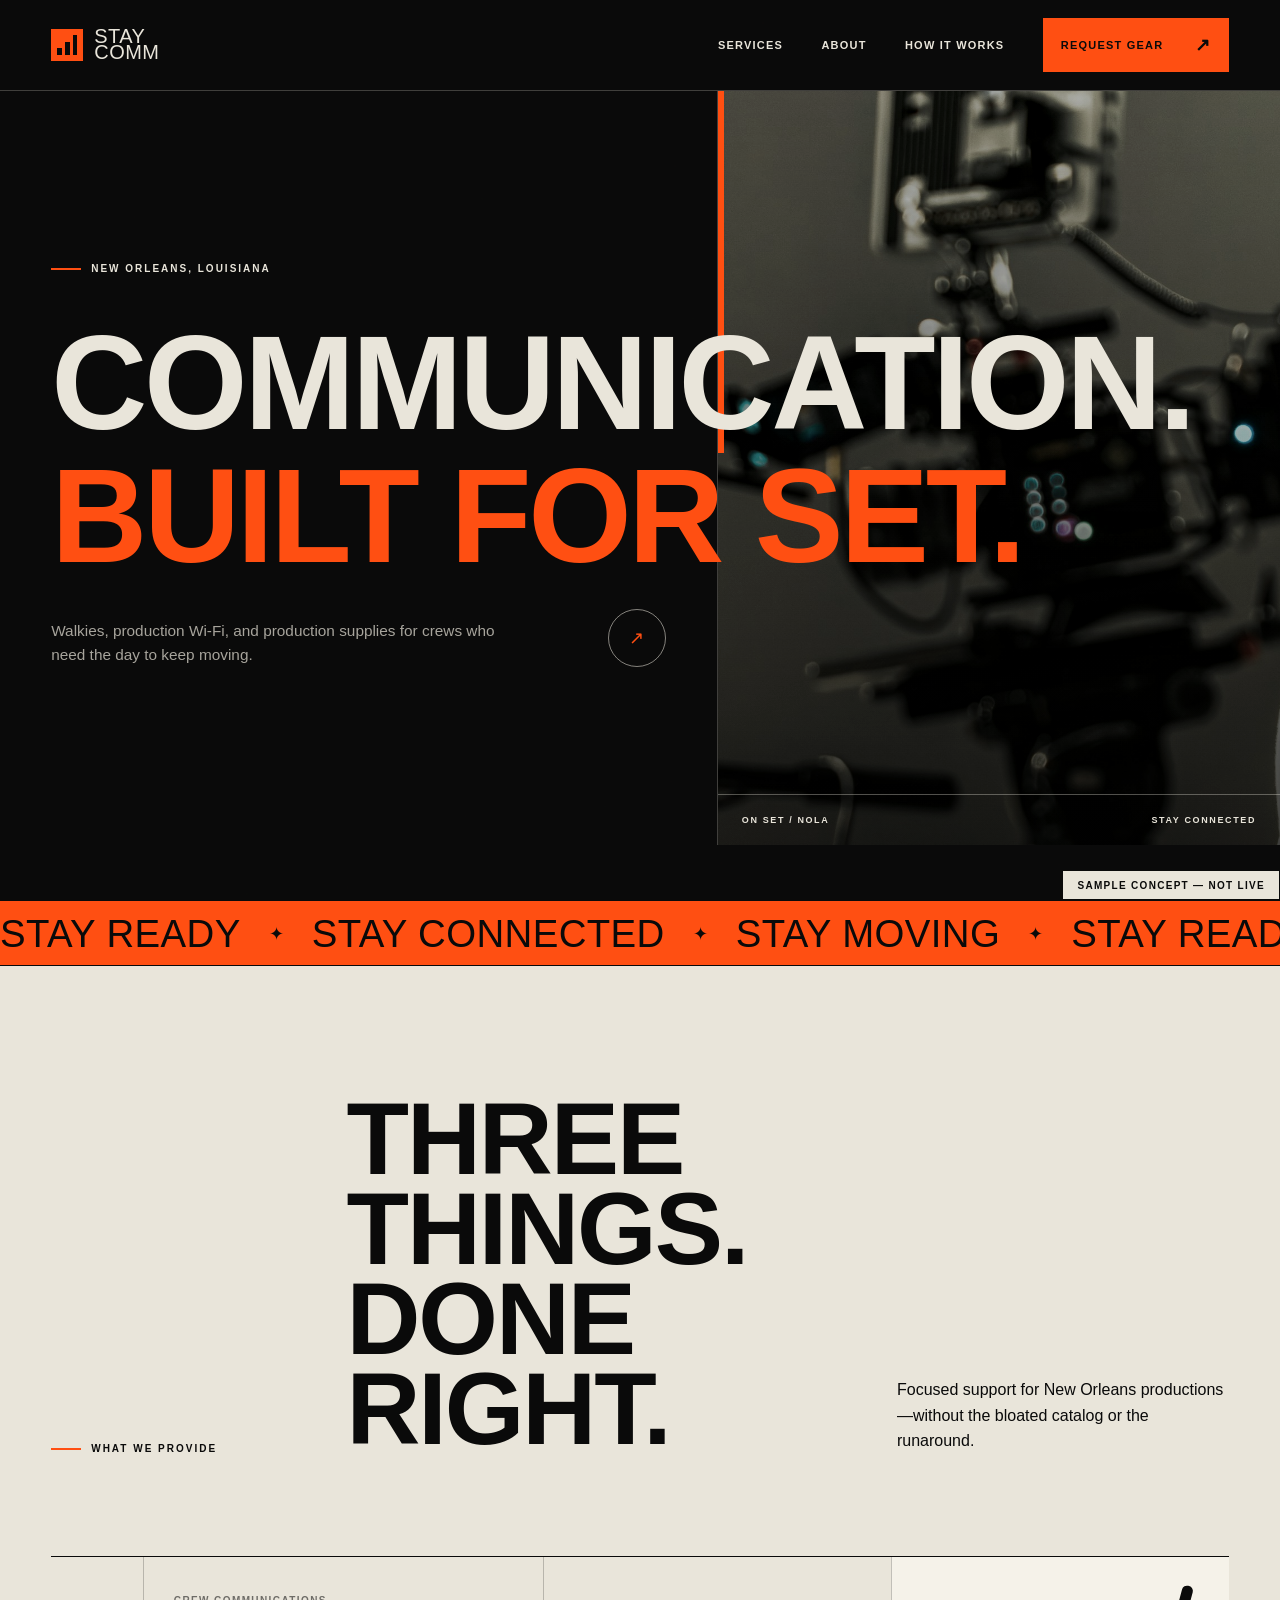
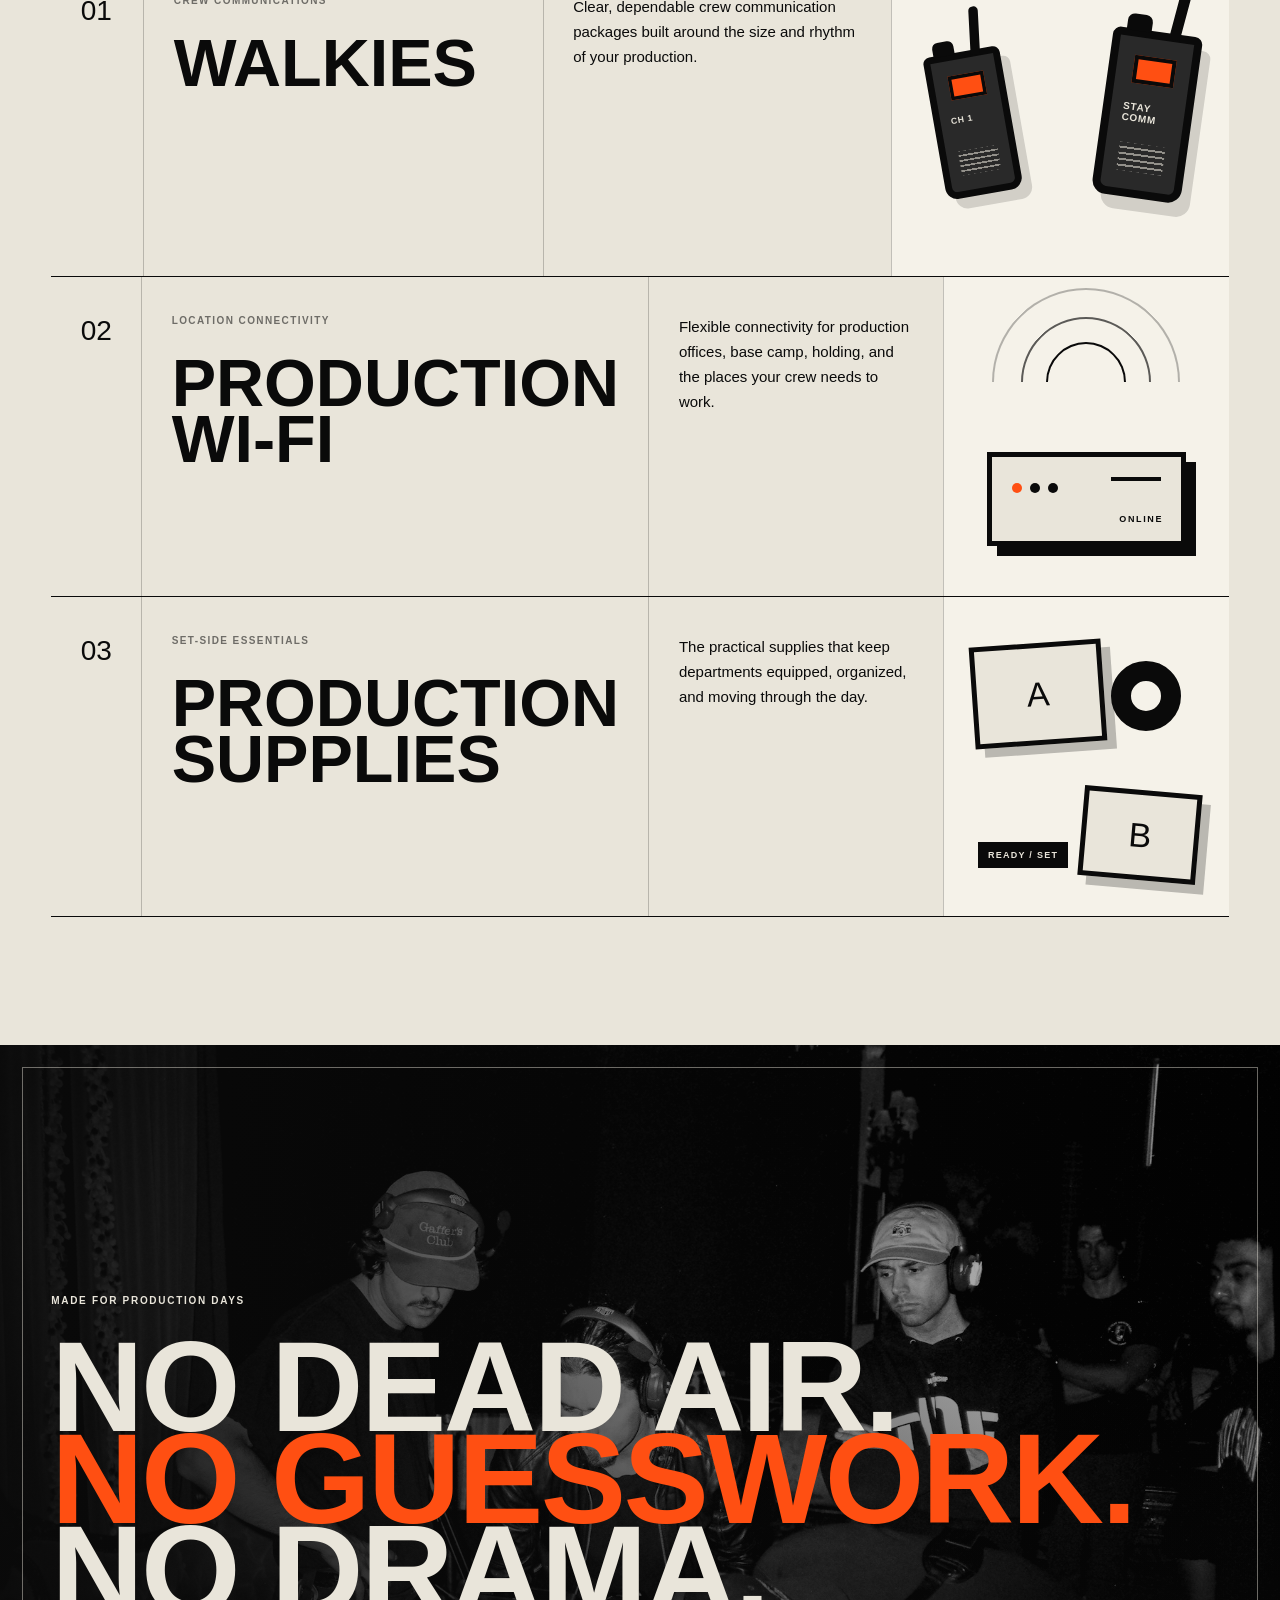
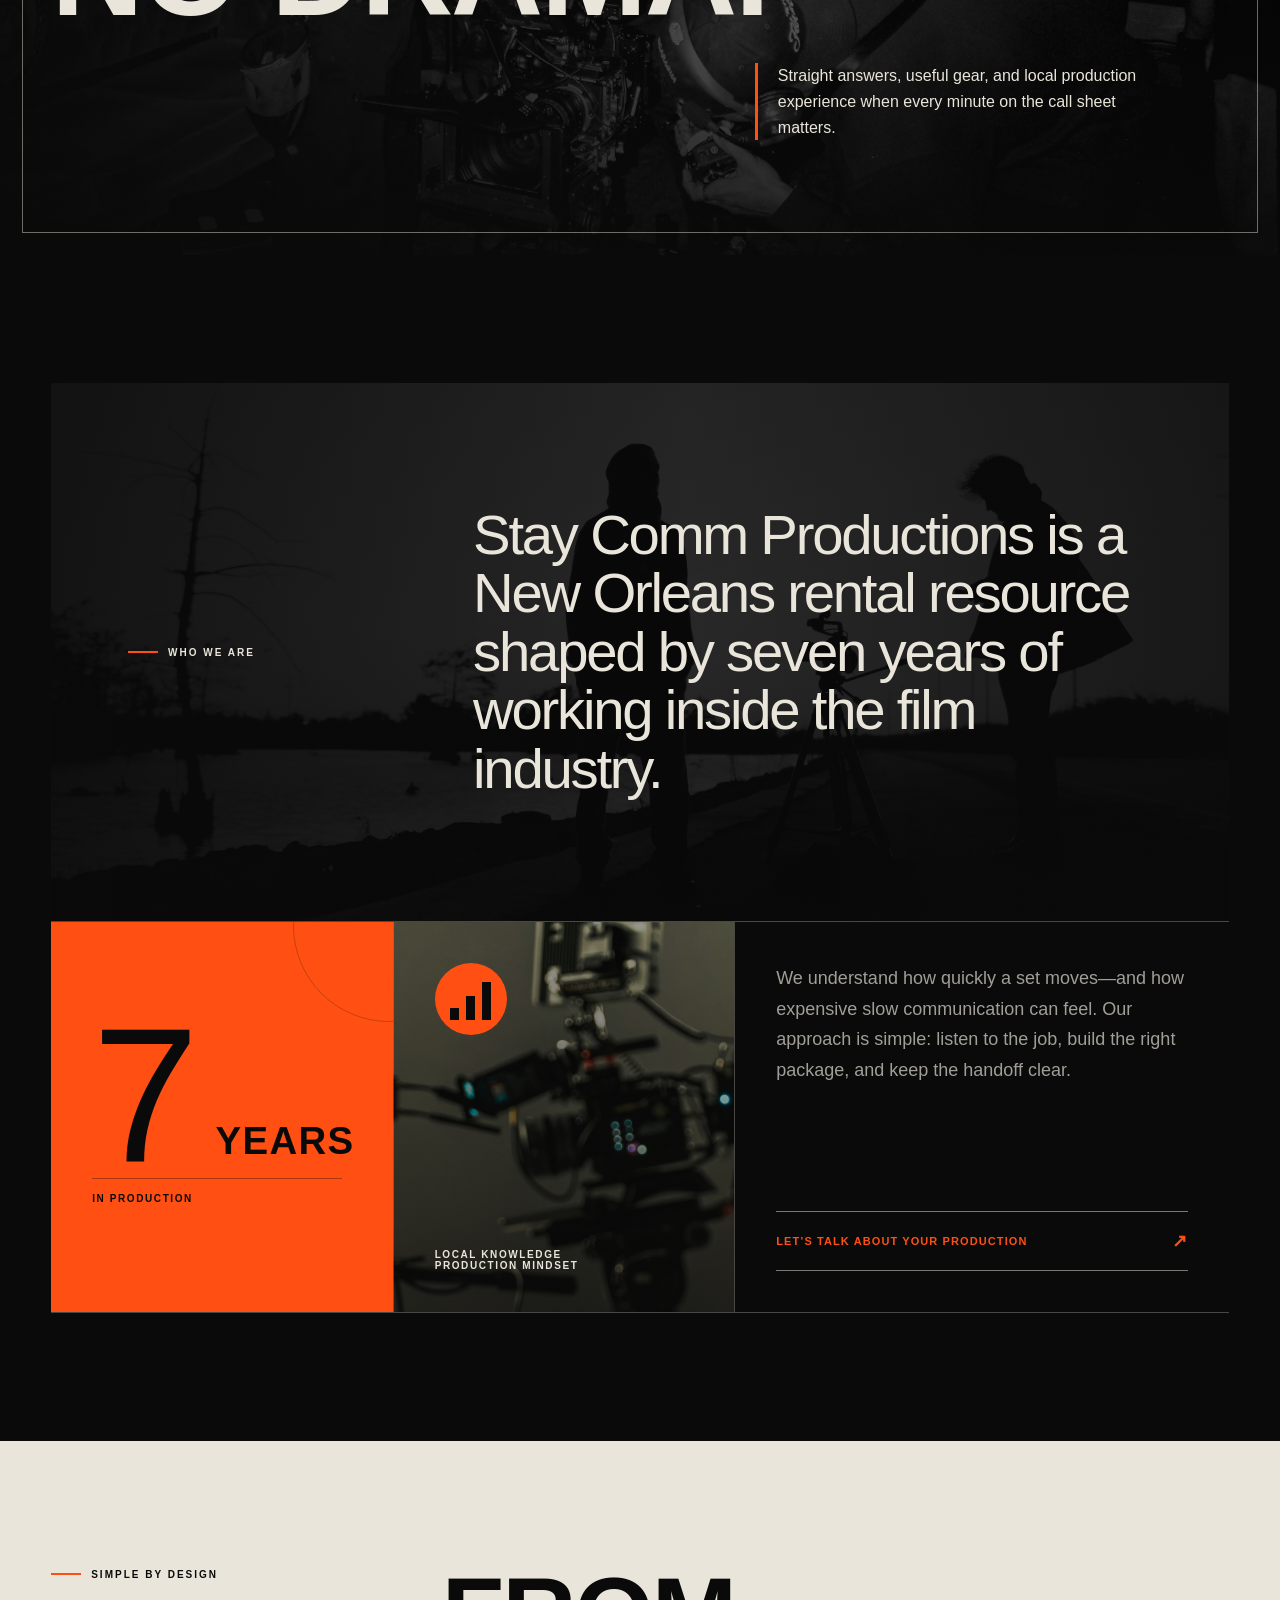
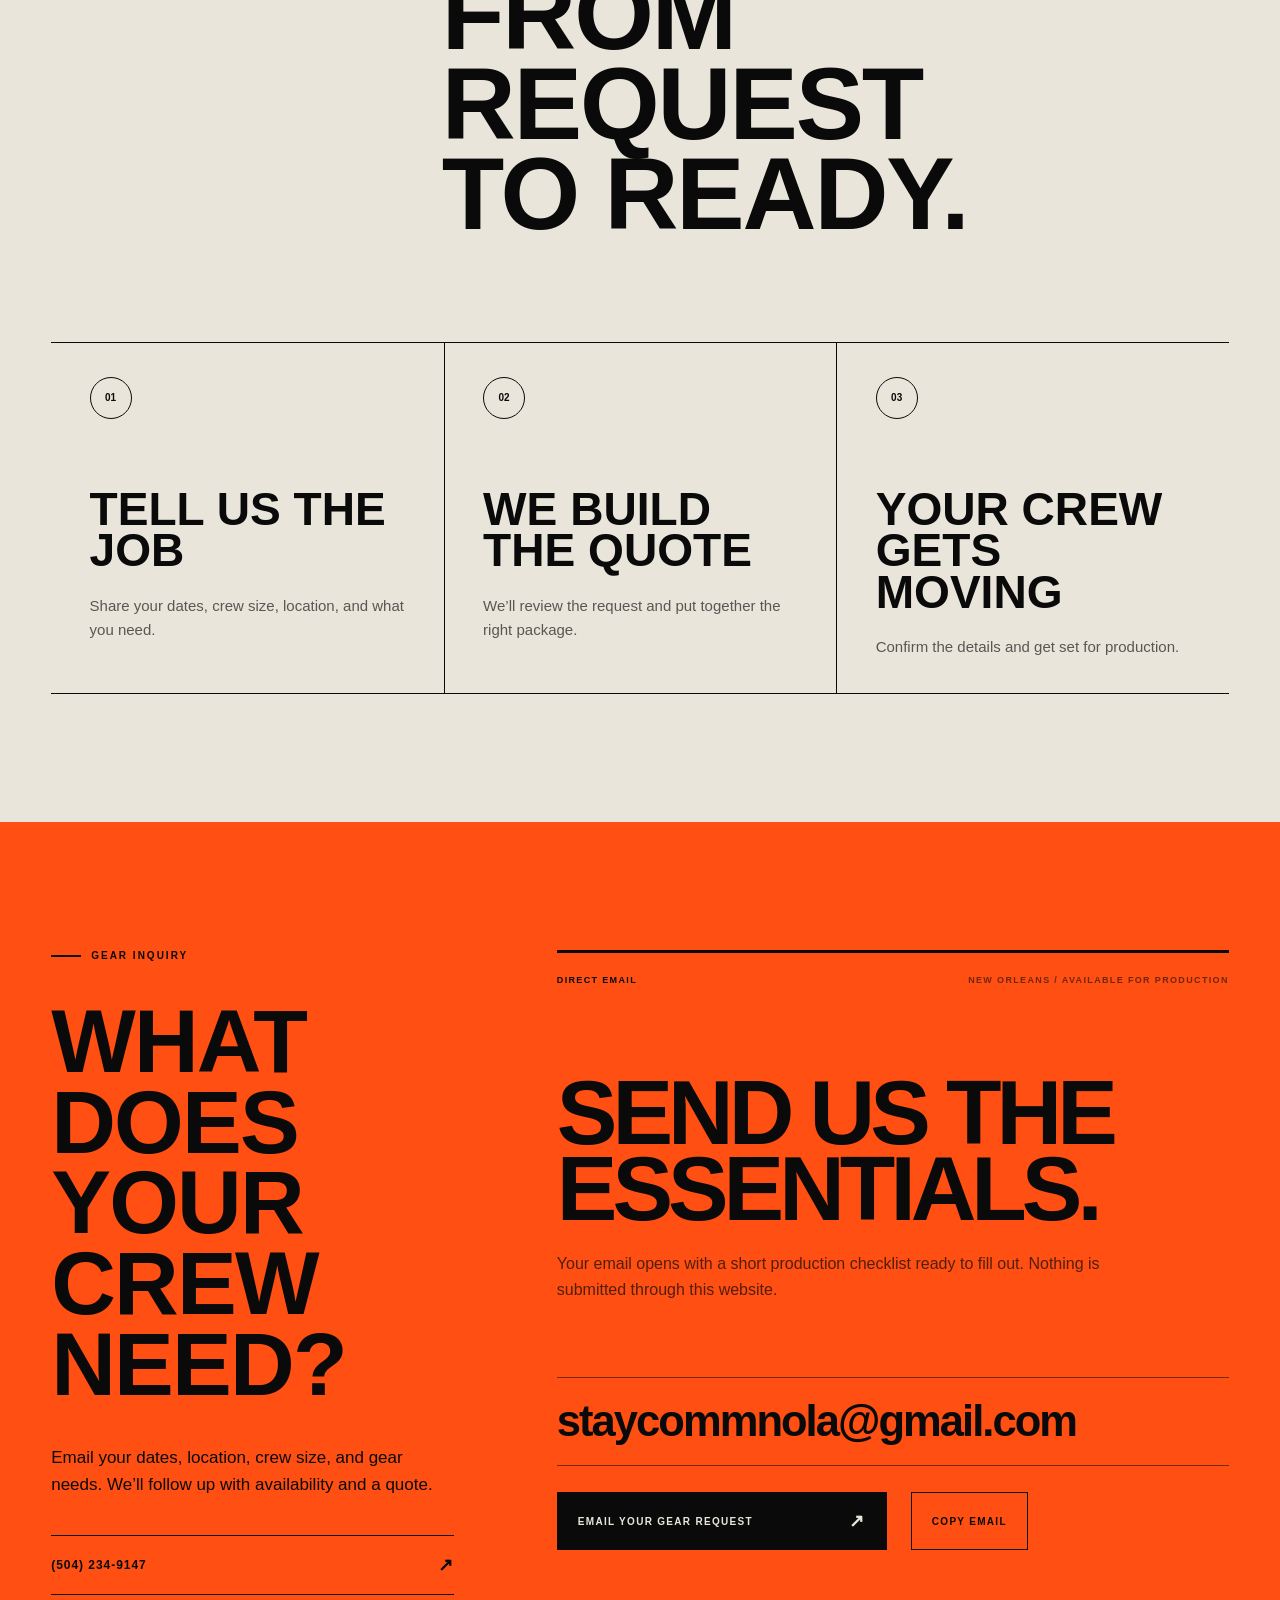
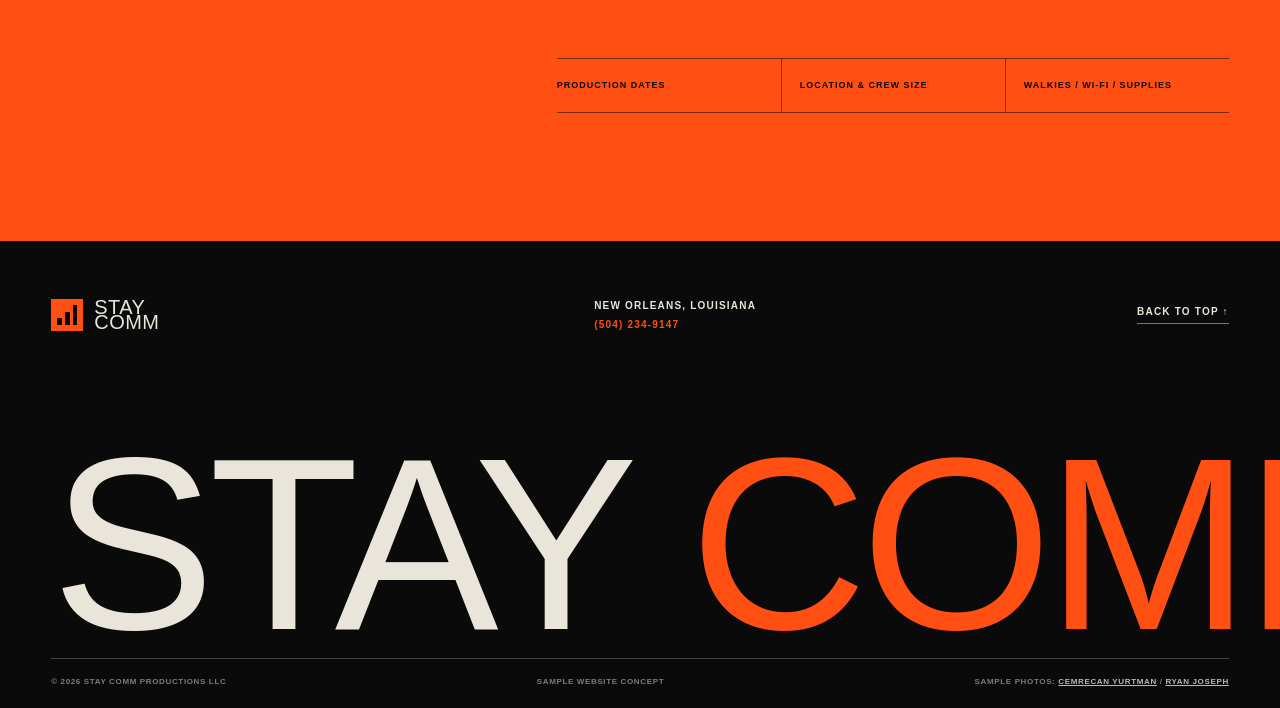
<file: index.html>
<!DOCTYPE html><html lang="en"><head><meta charSet="utf-8"/><meta name="viewport" content="width=device-width, initial-scale=1"/><link rel="stylesheet" href="./styles.css"/><title>Stay Comm Productions | New Orleans Production Rentals</title><meta name="description" content="Walkies, production Wi-Fi, and production supplies for New Orleans film crews."/><meta property="og:title" content="Stay Comm Productions"/><meta property="og:description" content="Communication built for set."/><meta property="og:type" content="website"/><meta property="og:image" content="https://tamir-ichikawa.github.io/stay-comm-review/og.png"/><meta name="twitter:card" content="summary_large_image"/><meta name="twitter:title" content="Stay Comm Productions"/><meta name="twitter:description" content="Communication built for set."/><meta name="twitter:image" content="https://tamir-ichikawa.github.io/stay-comm-review/og.png"/><link rel="shortcut icon" href="./favicon.svg"/><link rel="icon" href="./favicon.svg"/>
<meta name="robots" content="noindex,nofollow"/></head><body><main><div class="sample-flag">Sample concept — not live</div><section class="hero" id="top"><header class="site-header"><a class="brand" href="#top" aria-label="Stay Comm Productions home"><span class="brand-mark"><i></i><i></i><i></i></span><span>STAY<br/>COMM</span></a><button class="menu-button" type="button" aria-label="Toggle navigation" aria-expanded="false"><span></span><span></span></button><nav class="main-nav" aria-label="Main navigation"><a href="#services">Services</a><a href="#about">About</a><a href="#process">How it works</a><a class="nav-cta" href="#inquiry">Request gear <span aria-hidden="true">↗</span></a></nav></header><div class="hero-grid"><div class="hero-copy"><p class="eyebrow"><span></span> New Orleans, Louisiana</p><h1><span class="hero-line"><span>Communication.</span></span><span class="hero-line outline"><span>Built for set.</span></span></h1><div class="hero-bottom"><p>Walkies, production Wi-Fi, and production supplies for crews who need the day to keep moving.</p><a class="round-link" href="#inquiry" aria-label="Start a gear request"><span aria-hidden="true">↗</span></a></div></div><figure class="hero-image-wrap"><div class="hero-image" role="img" aria-label="Professional cameras on a film set"></div><figcaption><span>ON SET / NOLA</span><span>STAY CONNECTED</span></figcaption></figure></div><div class="hero-index" aria-label="Service summary"><span>01 Walkies</span><span>02 Wi-Fi</span><span>03 Supplies</span></div></section><div class="ticker" aria-hidden="true"><div><span>STAY READY</span><i>✦</i><span>STAY CONNECTED</span><i>✦</i><span>STAY MOVING</span><i>✦</i><span>STAY READY</span><i>✦</i><span>STAY CONNECTED</span><i>✦</i><span>STAY MOVING</span><i>✦</i></div></div><section class="services section-pad" id="services"><div class="section-intro"><p class="eyebrow dark"><span></span> What we provide</p><h2>Three things.<br/>Done right.</h2><p class="intro-copy">Focused support for New Orleans productions—without the bloated catalog or the runaround.</p></div><div class="service-list"><article class="service-row"><div class="service-number">01</div><div class="service-heading"><p>Crew communications</p><h3>Walkies</h3></div><p class="service-copy">Clear, dependable crew communication packages built around the size and rhythm of your production.</p><div class="service-art art-walkies"><div class="walkie-stage" aria-hidden="true"><span class="walkie walkie-back"><i></i><b>CH 1</b><em></em></span><span class="walkie walkie-front"><i></i><b>STAY<br/>COMM</b><em></em></span></div></div></article><article class="service-row"><div class="service-number">02</div><div class="service-heading"><p>Location connectivity</p><h3>Production Wi-Fi</h3></div><p class="service-copy">Flexible connectivity for production offices, base camp, holding, and the places your crew needs to work.</p><div class="service-art art-wifi"><div class="wifi-stage" aria-hidden="true"><span class="signal signal-one"></span><span class="signal signal-two"></span><span class="signal signal-three"></span><span class="router"><i></i><b>ONLINE</b><em></em></span></div></div></article><article class="service-row"><div class="service-number">03</div><div class="service-heading"><p>Set-side essentials</p><h3>Production Supplies</h3></div><p class="service-copy">The practical supplies that keep departments equipped, organized, and moving through the day.</p><div class="service-art art-supplies"><div class="supply-stage" aria-hidden="true"><span class="case case-one">A</span><span class="case case-two">B</span><span class="tape-roll"></span><span class="supply-label">READY / SET</span></div></div></article></div></section><section class="statement" aria-label="Our approach"><div class="statement-photo" role="img" aria-label="Film crew gathered around a camera on set"></div><div class="statement-shade"></div><p class="statement-label">Made for production days</p><h2><span class="statement-line">No dead air.</span><span class="statement-line accent">No guesswork.</span><span class="statement-line">No drama.</span></h2><p class="statement-copy">Straight answers, useful gear, and local production experience when every minute on the call sheet matters.</p></section><section class="about section-pad" id="about"><div class="about-top"><p class="eyebrow light"><span></span> Who we are</p><p class="about-lead">Stay Comm Productions is a New Orleans rental resource shaped by seven years of working inside the film industry.</p></div><div class="about-grid"><div class="about-card card-orange"><div class="year-lockup"><span>7</span><strong>Years</strong></div><p>In production</p></div><div class="about-card card-photo" role="img" aria-label="Production crew preparing a camera on location near New Orleans"><div class="signal-badge"><i></i><i></i><i></i></div><p>LOCAL KNOWLEDGE<br/>PRODUCTION MINDSET</p></div><div class="about-copy"><p>We understand how quickly a set moves—and how expensive slow communication can feel. Our approach is simple: listen to the job, build the right package, and keep the handoff clear.</p><a href="#inquiry">Let’s talk about your production <span aria-hidden="true">↗</span></a></div></div></section><section class="process section-pad" id="process"><div class="process-head"><p class="eyebrow dark"><span></span> Simple by design</p><h2><span class="heading-line">From request</span><span class="heading-line">to ready.</span></h2></div><div class="steps"><article class="step"><span>01</span><h3>Tell us the job</h3><p>Share your dates, crew size, location, and what you need.</p></article><article class="step"><span>02</span><h3>We build the quote</h3><p>We’ll review the request and put together the right package.</p></article><article class="step"><span>03</span><h3>Your crew gets moving</h3><p>Confirm the details and get set for production.</p></article></div></section><section class="inquiry section-pad" id="inquiry"><div class="inquiry-heading"><p class="eyebrow light"><span></span> Gear inquiry</p><h2><span class="heading-line">What does</span><span class="heading-line">your crew</span><span class="heading-line">need?</span></h2><p>Email your dates, location, crew size, and gear needs. We’ll follow up with availability and a quote.</p><a href="tel:+15042349147">(504) 234-9147<!-- --> <span aria-hidden="true">↗</span></a></div><div class="inquiry-email-card"><div class="email-card-meta"><span>Direct email</span><span>New Orleans / Available for production</span></div><h3>Send us the essentials.</h3><p class="email-card-copy">Your email opens with a short production checklist ready to fill out. Nothing is submitted through this website.</p><a class="email-address" href="mailto:staycommnola@gmail.com?subject=Gear%20Inquiry%20%E2%80%94%20Stay%20Comm%20Productions&amp;body=Hi%20Stay%20Comm%20Productions%2C%0A%0AName%3A%0ACompany%20%2F%20Production%3A%0APhone%3A%0AProduction%20dates%3A%0ALocation%3A%0ACrew%20size%3A%0A%0AGear%20needed%3A%0A-%20Walkies%3A%0A-%20Production%20Wi-Fi%3A%0A-%20Production%20supplies%3A%0A%0AAdditional%20details%3A">staycommnola@gmail.com</a><div class="email-actions"><a class="email-primary" href="mailto:staycommnola@gmail.com?subject=Gear%20Inquiry%20%E2%80%94%20Stay%20Comm%20Productions&amp;body=Hi%20Stay%20Comm%20Productions%2C%0A%0AName%3A%0ACompany%20%2F%20Production%3A%0APhone%3A%0AProduction%20dates%3A%0ALocation%3A%0ACrew%20size%3A%0A%0AGear%20needed%3A%0A-%20Walkies%3A%0A-%20Production%20Wi-Fi%3A%0A-%20Production%20supplies%3A%0A%0AAdditional%20details%3A">Email your gear request <span aria-hidden="true">↗</span></a><button class="email-copy" type="button" data-copy-email="staycommnola@gmail.com">Copy email</button></div><p class="copy-status" aria-live="polite"></p><div class="email-checklist" aria-label="Helpful details to include"><span>Production dates</span><span>Location &amp; crew size</span><span>Walkies / Wi-Fi / Supplies</span></div></div></section><footer class="site-footer"><div class="footer-top"><a class="brand footer-brand" href="#top"><span class="brand-mark"><i></i><i></i><i></i></span><span>STAY<br/>COMM</span></a><div><p>New Orleans, Louisiana</p><a href="tel:+15042349147">(504) 234-9147</a></div><a class="back-top" href="#top">Back to top ↑</a></div><p class="monumental"><span>STAY</span> <span class="monumental-accent">COMM</span></p><div class="footer-bottom"><span>© <!-- -->2026<!-- --> Stay Comm Productions LLC</span><span>Sample website concept</span><span>Sample photos: <a href="https://unsplash.com/photos/professional-video-cameras-and-crew-working-on-a-studio-set-w9cXyqluI8g" target="_blank" rel="noreferrer">Cemrecan Yurtman</a> / <a href="https://unsplash.com/photos/film-crew-working-on-a-movie-scene-F4GPE0kIstE" target="_blank" rel="noreferrer">Ryan Joseph</a></span></div></footer></main><script src="./site.js"></script></body></html>
</file>
<file: styles.css>
:root {
  --ink: #0a0a0a;
  --bone: #e9e5da;
  --paper: #f5f2e9;
  --orange: #ff4f12;
  --line: rgba(10, 10, 10, 0.22);
  --font-display: Impact, Haettenschweiler, "Arial Narrow Bold", sans-serif;
  --font-body: "Helvetica Neue", Helvetica, Arial, sans-serif;
}

* {
  box-sizing: border-box;
}

html {
  scroll-behavior: smooth;
  background: var(--ink);
}

body {
  margin: 0;
  overflow-x: hidden;
  background: var(--ink);
  color: var(--ink);
  font-family: var(--font-body);
  font-size: 16px;
  -webkit-font-smoothing: antialiased;
}

body,
button,
input,
textarea {
  font-family: var(--font-body);
}

a {
  color: inherit;
  text-decoration: none;
}

button,
input,
textarea {
  border-radius: 0;
}

button,
a {
  -webkit-tap-highlight-color: transparent;
}

:focus-visible {
  outline: 3px solid var(--orange);
  outline-offset: 4px;
}

.sample-flag {
  position: fixed;
  right: 0;
  bottom: 0;
  z-index: 100;
  padding: 9px 14px 8px;
  background: var(--bone);
  border: 1px solid var(--ink);
  color: var(--ink);
  font-size: 10px;
  font-weight: 800;
  letter-spacing: 0.13em;
  text-transform: uppercase;
}

.hero {
  position: relative;
  min-height: 100svh;
  overflow: hidden;
  background: var(--ink);
  color: var(--bone);
}

.hero::after {
  content: "";
  position: absolute;
  inset: 0;
  pointer-events: none;
  opacity: 0.16;
  background-image: url("data:image/svg+xml,%3Csvg viewBox='0 0 180 180' xmlns='http://www.w3.org/2000/svg'%3E%3Cfilter id='n'%3E%3CfeTurbulence type='fractalNoise' baseFrequency='.85' numOctaves='3' stitchTiles='stitch'/%3E%3C/filter%3E%3Crect width='100%25' height='100%25' filter='url(%23n)' opacity='.19'/%3E%3C/svg%3E");
  mix-blend-mode: soft-light;
}

.site-header {
  position: relative;
  z-index: 20;
  display: flex;
  align-items: center;
  justify-content: space-between;
  min-height: 90px;
  padding: 18px clamp(22px, 4vw, 64px);
  border-bottom: 1px solid rgba(233, 229, 218, 0.24);
}

.brand {
  display: inline-flex;
  align-items: center;
  gap: 11px;
  font-family: var(--font-display);
  font-size: 20px;
  line-height: 0.78;
  letter-spacing: 0.025em;
}

.brand-mark {
  display: flex;
  align-items: flex-end;
  gap: 3px;
  width: 32px;
  height: 32px;
  padding: 6px;
  background: var(--orange);
}

.brand-mark i {
  display: block;
  width: 5px;
  background: var(--ink);
}

.brand-mark i:nth-child(1) { height: 7px; }
.brand-mark i:nth-child(2) { height: 13px; }
.brand-mark i:nth-child(3) { height: 20px; }

.main-nav {
  display: flex;
  align-items: center;
  gap: clamp(22px, 3vw, 48px);
  font-size: 11px;
  font-weight: 800;
  letter-spacing: 0.11em;
  text-transform: uppercase;
}

.main-nav > a:not(.nav-cta) {
  position: relative;
}

.main-nav > a:not(.nav-cta)::after {
  content: "";
  position: absolute;
  right: 0;
  bottom: -7px;
  left: 0;
  height: 2px;
  background: var(--orange);
  transform: scaleX(0);
  transform-origin: right;
  transition: transform 220ms ease;
}

.main-nav > a:hover::after {
  transform: scaleX(1);
  transform-origin: left;
}

.nav-cta {
  display: flex;
  align-items: center;
  justify-content: space-between;
  gap: 26px;
  min-width: 186px;
  padding: 16px 18px;
  background: var(--orange);
  color: var(--ink);
  transition: transform 220ms ease, background 180ms ease, color 180ms ease, box-shadow 220ms ease;
}

.nav-cta:hover {
  background: var(--bone);
}

.nav-cta span,
.round-link span,
.inquiry-heading a span,
.about-copy a span {
  display: inline-block;
  font-size: 18px;
  transition: transform 260ms cubic-bezier(.2,.75,.24,1);
}

.menu-button {
  display: none;
}

.hero-grid {
  position: relative;
  z-index: 2;
  display: grid;
  grid-template-columns: minmax(0, 1.12fr) minmax(340px, 0.88fr);
  min-height: calc(100svh - 146px);
}

.hero-copy {
  position: relative;
  z-index: 3;
  display: flex;
  flex-direction: column;
  justify-content: center;
  padding: 64px clamp(22px, 4vw, 64px) 70px;
}

.eyebrow {
  display: flex;
  align-items: center;
  gap: 10px;
  margin: 0;
  font-size: 10px;
  font-weight: 800;
  letter-spacing: 0.2em;
  text-transform: uppercase;
}

.eyebrow > span {
  width: 30px;
  height: 2px;
  background: var(--orange);
}

.eyebrow.dark { color: var(--ink); }
.eyebrow.light { color: var(--bone); }

.hero h1 {
  position: relative;
  z-index: 4;
  width: calc(100vw - clamp(44px, 8vw, 128px));
  margin: clamp(34px, 6vh, 72px) 0 38px;
  font-family: var(--font-display);
  font-size: clamp(72px, 10.4vw, 178px);
  font-weight: 900;
  line-height: 0.82;
  letter-spacing: -0.025em;
  text-transform: uppercase;
}

.hero-line {
  display: block;
  width: calc(100% + 0.14em);
  margin-block: -0.12em;
  padding-block: 0.12em;
  overflow: hidden;
}

.hero-line + .hero-line {
  margin-top: 0.06em;
}

.hero-line > span {
  display: block;
  animation: line-in 900ms cubic-bezier(0.2, 0.75, 0.24, 1) both;
}

.hero-line:nth-child(2) > span {
  animation-delay: 120ms;
}

.hero-line.outline {
  color: var(--orange);
}

@keyframes line-in {
  from { transform: translateY(110%); }
  to { transform: translateY(0); }
}

.hero-bottom {
  display: flex;
  align-items: flex-end;
  justify-content: space-between;
  gap: 30px;
  width: min(640px, 100%);
}

.hero-bottom p {
  max-width: 470px;
  margin: 0;
  color: rgba(233, 229, 218, 0.7);
  font-size: clamp(15px, 1.2vw, 18px);
  line-height: 1.55;
}

.round-link {
  display: grid;
  flex: 0 0 auto;
  width: 58px;
  height: 58px;
  place-items: center;
  border: 1px solid rgba(233, 229, 218, 0.55);
  border-radius: 50%;
  color: var(--orange);
  transition: transform 200ms ease, background 200ms ease;
}

.round-link:hover {
  transform: rotate(45deg);
  background: var(--bone);
}

.hero-image-wrap {
  position: relative;
  min-height: 560px;
  margin: 0;
  overflow: hidden;
  border-left: 1px solid rgba(233, 229, 218, 0.24);
  clip-path: inset(0 0 0 100%);
  animation: image-wipe 1.1s 160ms cubic-bezier(0.75, 0, 0.22, 1) forwards;
}

@keyframes image-wipe {
  to { clip-path: inset(0 0 0 0); }
}

.hero-image {
  position: absolute;
  inset: 0;
  background-image: linear-gradient(180deg, rgba(10, 10, 10, 0.05), rgba(10, 10, 10, 0.66)), url("./images/film-set-hero.jpg");
  background-position: 48% center;
  background-size: cover;
  filter: saturate(0.58) contrast(1.08);
  transform: scale(1.05);
  animation: image-settle 1.7s 160ms ease-out forwards;
}

@keyframes image-settle {
  to { transform: scale(1); }
}

.hero-image-wrap::after {
  content: "";
  position: absolute;
  top: 0;
  left: 0;
  width: 6px;
  height: 48%;
  background: var(--orange);
}

.hero-image-wrap figcaption {
  position: absolute;
  right: 0;
  bottom: 0;
  left: 0;
  display: flex;
  justify-content: space-between;
  padding: 20px 24px;
  border-top: 1px solid rgba(233, 229, 218, 0.35);
  color: var(--bone);
  font-size: 9px;
  font-weight: 800;
  letter-spacing: 0.18em;
}

.hero-index {
  position: absolute;
  right: 0;
  bottom: 0;
  left: 0;
  z-index: 3;
  display: none;
  grid-template-columns: repeat(3, 1fr);
  height: 56px;
  border-top: 1px solid rgba(233, 229, 218, 0.24);
  font-size: 10px;
  font-weight: 800;
  letter-spacing: 0.12em;
  text-transform: uppercase;
}

.hero-index span {
  display: flex;
  align-items: center;
  padding: 0 20px;
  border-right: 1px solid rgba(233, 229, 218, 0.24);
}

.ticker {
  overflow: hidden;
  background: var(--orange);
  border-top: 1px solid var(--ink);
  border-bottom: 1px solid var(--ink);
}

.ticker > div {
  display: flex;
  align-items: center;
  width: max-content;
  padding: 16px 0 13px;
  animation: ticker-roll 24s linear infinite;
}

.ticker span {
  font-family: var(--font-display);
  font-size: clamp(25px, 3vw, 46px);
  line-height: 0.9;
  letter-spacing: 0.01em;
}

.ticker i {
  padding: 0 28px;
  font-size: 18px;
  font-style: normal;
}

@keyframes ticker-roll {
  to { transform: translateX(-50%); }
}

.section-pad {
  padding: clamp(88px, 10vw, 160px) clamp(22px, 4vw, 64px);
}

.services,
.process {
  background: var(--bone);
}

.section-intro {
  display: grid;
  grid-template-columns: 0.5fr 1fr 0.65fr;
  gap: 40px;
  align-items: end;
  padding-bottom: clamp(62px, 8vw, 110px);
}

.section-intro h2,
.process-head h2,
.inquiry-heading h2 {
  margin: 0;
  font-family: var(--font-display);
  font-size: clamp(64px, 8vw, 132px);
  font-weight: 900;
  line-height: 0.88;
  letter-spacing: -0.02em;
  text-transform: uppercase;
}

.heading-line {
  display: block;
}

.intro-copy {
  max-width: 370px;
  margin: 0;
  font-size: 16px;
  line-height: 1.6;
}

.service-list {
  border-top: 1px solid var(--ink);
}

.service-row {
  position: relative;
  display: grid;
  grid-template-columns: 0.18fr 0.78fr 0.68fr 0.66fr;
  min-height: 320px;
  border-bottom: 1px solid var(--ink);
}

.service-row > * {
  padding: 38px clamp(16px, 2.3vw, 38px);
}

.service-row > * + * {
  border-left: 1px solid var(--line);
}

.service-number {
  font-family: var(--font-display);
  font-size: 28px;
}

.service-heading p {
  margin: 0 0 30px;
  color: rgba(10, 10, 10, 0.55);
  font-size: 10px;
  font-weight: 800;
  letter-spacing: 0.14em;
  text-transform: uppercase;
}

.service-heading h3 {
  margin: 0;
  font-family: var(--font-display);
  font-size: clamp(48px, 5.2vw, 86px);
  font-weight: 900;
  line-height: 0.84;
  text-transform: uppercase;
}

.service-copy {
  margin: 0;
  font-size: 15px;
  line-height: 1.65;
}

.service-art {
  position: relative;
  min-height: 280px;
  overflow: hidden;
  background: var(--paper);
  transition: background 240ms ease;
}

.service-row:hover .service-art {
  background: var(--orange);
}

.walkie-stage,
.wifi-stage,
.supply-stage {
  position: absolute;
  inset: 0;
}

.walkie {
  position: absolute;
  display: block;
  width: 90px;
  height: 168px;
  border: 8px solid var(--ink);
  border-radius: 8px 8px 14px 14px;
  background: #292929;
  box-shadow: 10px 13px 0 rgba(10, 10, 10, 0.15);
  transition: transform 300ms cubic-bezier(0.2, 0.8, 0.2, 1);
}

.walkie::before {
  content: "";
  position: absolute;
  top: -58px;
  left: 48px;
  width: 11px;
  height: 56px;
  border-radius: 5px 5px 0 0;
  background: var(--ink);
  transform: rotate(7deg);
  transform-origin: bottom;
}

.walkie::after {
  content: "";
  position: absolute;
  top: -23px;
  left: 5px;
  width: 25px;
  height: 17px;
  border-radius: 7px 7px 0 0;
  background: var(--ink);
}

.walkie i {
  position: absolute;
  top: 18px;
  left: 17px;
  width: 42px;
  height: 28px;
  background: var(--orange);
  border: 4px solid var(--ink);
}

.walkie b {
  position: absolute;
  top: 64px;
  left: 12px;
  color: var(--bone);
  font-size: 10px;
  line-height: 1.1;
  letter-spacing: 0.08em;
}

.walkie em {
  position: absolute;
  right: 14px;
  bottom: 18px;
  left: 14px;
  height: 28px;
  background: repeating-linear-gradient(0deg, transparent 0 4px, rgba(233,229,218,.55) 4px 6px);
}

.walkie-back {
  top: 82px;
  left: 36px;
  transform: rotate(-10deg) scale(0.86);
}

.walkie-front {
  top: 74px;
  right: 37px;
  transform: rotate(8deg);
}

.service-row:hover .walkie-back { transform: rotate(-16deg) translateX(-8px) scale(0.86); }
.service-row:hover .walkie-front { transform: rotate(14deg) translateX(8px); }

.signal {
  position: absolute;
  left: 50%;
  border: 2px solid var(--ink);
  border-bottom-color: transparent;
  border-left-color: transparent;
  border-radius: 50%;
  transform: translateX(-50%) rotate(-45deg);
  transform-origin: center;
  transition: transform 520ms cubic-bezier(.22, 1, .36, 1), opacity 420ms ease;
}

.signal-one { top: 65px; width: 80px; height: 80px; }
.signal-two { top: 40px; width: 130px; height: 130px; opacity: 0.65; transition-delay: 45ms; }
.signal-three { top: 11px; width: 188px; height: 188px; opacity: 0.28; transition-delay: 90ms; }

.service-row:hover .signal-one { transform: translateX(-50%) rotate(-45deg) scale(1.04); }
.service-row:hover .signal-two { opacity: 0.76; transform: translateX(-50%) rotate(-45deg) scale(1.055); }
.service-row:hover .signal-three { opacity: 0.42; transform: translateX(-50%) rotate(-45deg) scale(1.07); }

.router {
  position: absolute;
  right: 15%;
  bottom: 50px;
  left: 15%;
  height: 94px;
  border: 5px solid var(--ink);
  background: var(--bone);
  box-shadow: 10px 10px 0 var(--ink);
  transition: transform 420ms cubic-bezier(.22, 1, .36, 1);
}

.service-row:hover .router { transform: translateY(-7px); }

.router i {
  position: absolute;
  top: 26px;
  left: 20px;
  width: 10px;
  height: 10px;
  border-radius: 50%;
  background: var(--orange);
  box-shadow: 18px 0 0 var(--ink), 36px 0 0 var(--ink);
}

.router b {
  position: absolute;
  right: 18px;
  bottom: 17px;
  font-size: 9px;
  letter-spacing: 0.18em;
}

.router em {
  position: absolute;
  right: 20px;
  top: 20px;
  width: 50px;
  height: 4px;
  background: var(--ink);
}

.case {
  position: absolute;
  display: grid;
  place-items: center;
  border: 5px solid var(--ink);
  background: var(--bone);
  font-family: var(--font-display);
  font-size: 34px;
  box-shadow: 9px 9px 0 rgba(10,10,10,.25);
  transition: transform 260ms ease;
}

.case-one {
  top: 46px;
  left: 28px;
  width: 132px;
  height: 102px;
  transform: rotate(-4deg);
}

.case-two {
  right: 30px;
  bottom: 36px;
  width: 118px;
  height: 90px;
  transform: rotate(5deg);
}

.service-row:hover .case-one { transform: rotate(-8deg) translateY(-7px); }
.service-row:hover .case-two { transform: rotate(9deg) translateY(5px); }

.tape-roll {
  position: absolute;
  top: 64px;
  right: 48px;
  width: 70px;
  height: 70px;
  border: 20px solid var(--ink);
  border-radius: 50%;
}

.supply-label {
  position: absolute;
  bottom: 48px;
  left: 34px;
  padding: 8px 10px;
  background: var(--ink);
  color: var(--bone);
  font-size: 9px;
  font-weight: 800;
  letter-spacing: 0.14em;
}

.statement {
  position: relative;
  display: flex;
  min-height: min(900px, 90svh);
  flex-direction: column;
  justify-content: flex-end;
  overflow: hidden;
  padding: clamp(80px, 9vw, 140px) clamp(22px, 4vw, 64px);
  color: var(--bone);
}

.statement-photo,
.statement-shade {
  position: absolute;
  inset: 0;
}

.statement-photo {
  background-image: url("./images/film-set-blue.jpg");
  background-position: center;
  background-size: cover;
  filter: grayscale(1) contrast(1.15);
  transition: transform 900ms ease;
}

.statement:hover .statement-photo { transform: scale(1.025); }

.statement-shade {
  background: linear-gradient(90deg, rgba(10,10,10,.93) 0%, rgba(10,10,10,.52) 55%, rgba(10,10,10,.18) 100%), linear-gradient(0deg, rgba(10,10,10,.82), transparent 65%);
}

.statement::after {
  content: "";
  position: absolute;
  inset: 22px;
  border: 1px solid rgba(233,229,218,.45);
  pointer-events: none;
}

.statement-label,
.statement h2,
.statement-copy {
  position: relative;
  z-index: 2;
}

.statement-label {
  margin: 0 0 35px;
  font-size: 10px;
  font-weight: 800;
  letter-spacing: 0.17em;
  text-transform: uppercase;
}

.statement h2 {
  margin: 0;
  font-family: var(--font-display);
  font-size: clamp(72px, 10vw, 168px);
  font-weight: 900;
  line-height: 0.72;
  letter-spacing: -0.02em;
  text-transform: uppercase;
}

.statement-line {
  display: block;
  white-space: nowrap;
}

.statement h2 .accent {
  color: var(--orange);
}

.statement-copy {
  align-self: flex-end;
  max-width: 410px;
  margin: 46px 5vw 0 0;
  padding-left: 20px;
  border-left: 3px solid var(--orange);
  font-size: 16px;
  line-height: 1.6;
}

.about {
  background: var(--ink);
  color: var(--bone);
}

.about-top {
  position: relative;
  isolation: isolate;
  display: grid;
  grid-template-columns: 0.42fr 1fr;
  gap: 60px;
  min-height: clamp(400px, 42vw, 590px);
  align-items: center;
  margin-bottom: 0;
  overflow: hidden;
  padding: clamp(44px, 6vw, 92px);
}

.about-top::before {
  content: "";
  position: absolute;
  z-index: -2;
  inset: 0;
  background-image: url("./images/crew-location-photo.jpg");
  background-position: center;
  background-size: cover;
  filter: grayscale(1) contrast(1.08);
  opacity: .2;
  transform: scale(1.015);
  transition: opacity 700ms ease, transform 900ms ease;
}

.about-top::after {
  content: "";
  position: absolute;
  z-index: -1;
  inset: 0;
  background: linear-gradient(90deg, rgba(10,10,10,.76), rgba(10,10,10,.38) 54%, rgba(10,10,10,.72));
}

.about-lead {
  max-width: 1060px;
  margin: 0;
  font-size: clamp(33px, 4.4vw, 72px);
  font-weight: 500;
  line-height: 1.04;
  letter-spacing: -0.04em;
}

.about-grid {
  display: grid;
  grid-template-columns: 0.58fr 0.58fr 0.84fr;
  border-top: 1px solid rgba(233,229,218,.28);
  border-bottom: 1px solid rgba(233,229,218,.28);
}

.about-grid > * {
  min-height: 390px;
  padding: clamp(25px, 3.2vw, 48px);
}

.about-grid > * + * {
  border-left: 1px solid rgba(233,229,218,.28);
}

.about-card {
  display: flex;
  flex-direction: column;
  justify-content: space-between;
}

.card-orange {
  position: relative;
  overflow: hidden;
  justify-content: center;
  gap: 18px;
  background: var(--orange);
  color: var(--ink);
}

.card-orange::after {
  content: "";
  position: absolute;
  top: -92px;
  right: -92px;
  width: 190px;
  height: 190px;
  border: 1px solid rgba(10, 10, 10, .22);
  border-radius: 50%;
  transition: transform 520ms cubic-bezier(.2,.75,.24,1);
}

.year-lockup {
  position: relative;
  z-index: 1;
  display: flex;
  align-items: flex-end;
  gap: clamp(10px, 1.3vw, 20px);
}

.year-lockup > span {
  font-family: var(--font-display);
  font-size: clamp(140px, 15vw, 240px);
  line-height: .68;
  transition: transform 420ms cubic-bezier(.2,.75,.24,1);
}

.year-lockup > strong {
  margin-bottom: .08em;
  font-family: var(--font-display);
  font-size: clamp(30px, 3vw, 52px);
  font-weight: 900;
  line-height: .8;
  letter-spacing: .035em;
  text-transform: uppercase;
  transition: transform 420ms cubic-bezier(.2,.75,.24,1);
}

.about-card p {
  position: relative;
  z-index: 1;
  margin: 0;
  font-size: 10px;
  font-weight: 800;
  letter-spacing: .16em;
  text-transform: uppercase;
}

.card-orange > p {
  width: min(250px, 100%);
  padding-top: 14px;
  border-top: 1px solid rgba(10, 10, 10, .34);
}

.card-photo {
  position: relative;
  overflow: hidden;
  background-image: linear-gradient(rgba(10,10,10,.15), rgba(10,10,10,.7)), url("./images/film-set-hero.jpg");
  background-position: 38% center;
  background-size: cover;
}

.signal-badge {
  display: flex;
  align-items: flex-end;
  gap: 7px;
  width: 72px;
  height: 72px;
  padding: 15px;
  border-radius: 50%;
  background: var(--orange);
}

.signal-badge i {
  width: 9px;
  background: var(--ink);
}

.signal-badge i:nth-child(1) { height: 12px; }
.signal-badge i:nth-child(2) { height: 24px; }
.signal-badge i:nth-child(3) { height: 38px; }

.about-copy {
  display: flex;
  flex-direction: column;
  justify-content: space-between;
}

.about-copy > p {
  margin: 0;
  color: rgba(233,229,218,.68);
  font-size: 18px;
  line-height: 1.7;
}

.about-copy a {
  display: flex;
  align-items: center;
  justify-content: space-between;
  padding: 18px 0;
  border-top: 1px solid rgba(233,229,218,.5);
  border-bottom: 1px solid rgba(233,229,218,.5);
  color: var(--orange);
  font-size: 11px;
  font-weight: 800;
  letter-spacing: .1em;
  text-transform: uppercase;
  background-image: linear-gradient(rgba(255, 76, 21, .12), rgba(255, 76, 21, .12));
  background-repeat: no-repeat;
  background-position: left center;
  background-size: 0 100%;
  transition: padding 260ms ease, background-size 320ms cubic-bezier(.2,.75,.24,1);
}

.process-head {
  display: grid;
  grid-template-columns: 0.42fr 1fr;
  gap: 60px;
  align-items: start;
  padding-bottom: clamp(65px, 8vw, 110px);
}

.steps {
  display: grid;
  grid-template-columns: repeat(3, 1fr);
  border-top: 1px solid var(--ink);
  border-bottom: 1px solid var(--ink);
}

.step {
  position: relative;
  min-height: 330px;
  padding: 34px clamp(22px, 3vw, 46px);
}

.step + .step { border-left: 1px solid var(--ink); }

.step > span {
  display: inline-grid;
  width: 42px;
  height: 42px;
  place-items: center;
  border: 1px solid var(--ink);
  border-radius: 50%;
  font-size: 10px;
  font-weight: 800;
}

.step h3 {
  margin: 70px 0 22px;
  font-family: var(--font-display);
  font-size: clamp(36px, 3.6vw, 60px);
  font-weight: 900;
  line-height: .9;
  text-transform: uppercase;
}

.step p {
  max-width: 340px;
  margin: 0;
  color: rgba(10,10,10,.65);
  font-size: 15px;
  line-height: 1.6;
}

.inquiry {
  display: grid;
  grid-template-columns: minmax(280px, .75fr) minmax(500px, 1.25fr);
  gap: clamp(55px, 8vw, 150px);
  background: var(--orange);
  color: var(--ink);
}

.inquiry-heading {
  align-self: start;
}

.inquiry-heading .eyebrow.light { color: var(--ink); }
.inquiry-heading .eyebrow > span { background: var(--ink); }

.inquiry-heading h2 {
  margin: 40px 0;
  font-size: clamp(62px, 7vw, 118px);
  line-height: 0.9;
}

.inquiry-heading > p:not(.eyebrow) {
  max-width: 420px;
  margin: 0 0 36px;
  font-size: 17px;
  line-height: 1.6;
}

.inquiry-heading > a {
  display: flex;
  width: min(100%, 420px);
  align-items: center;
  justify-content: space-between;
  padding: 18px 0;
  border-top: 1px solid var(--ink);
  border-bottom: 1px solid var(--ink);
  font-size: 12px;
  font-weight: 800;
  letter-spacing: .08em;
  background-image: linear-gradient(rgba(10, 10, 10, .09), rgba(10, 10, 10, .09));
  background-repeat: no-repeat;
  background-position: left center;
  background-size: 0 100%;
  transition: padding 260ms ease, background-size 320ms cubic-bezier(.2,.75,.24,1);
}

.inquiry-email-card {
  align-self: start;
  min-width: 0;
  padding-top: 22px;
  border-top: 3px solid var(--ink);
}

.email-card-meta {
  display: flex;
  align-items: center;
  justify-content: space-between;
  gap: 24px;
  font-size: 9px;
  font-weight: 900;
  letter-spacing: .15em;
  text-transform: uppercase;
}

.email-card-meta span:last-child {
  color: rgba(10,10,10,.58);
  text-align: right;
}

.inquiry-email-card h3 {
  max-width: 760px;
  margin: clamp(54px, 7vw, 96px) 0 24px;
  font-size: clamp(62px, 7.1vw, 116px);
  line-height: .84;
  letter-spacing: -.055em;
  text-transform: uppercase;
}

.email-card-copy {
  max-width: 600px;
  margin: 0 0 clamp(46px, 6vw, 74px);
  color: rgba(10,10,10,.7);
  font-size: 16px;
  line-height: 1.6;
}

.email-address {
  display: block;
  width: 100%;
  padding: 22px 0;
  border-top: 1px solid rgba(10,10,10,.55);
  border-bottom: 1px solid rgba(10,10,10,.55);
  overflow-wrap: anywhere;
  font-size: clamp(25px, 3.4vw, 54px);
  font-weight: 900;
  letter-spacing: -.045em;
  line-height: 1;
  transition: padding 260ms ease, background-color 260ms ease;
}

.email-actions {
  display: flex;
  align-items: center;
  justify-content: flex-start;
  gap: 24px;
  padding-top: 26px;
}

.email-primary,
.email-copy {
  display: flex;
  align-items: center;
  justify-content: space-between;
  min-height: 58px;
  padding: 16px 20px;
  border: 1px solid var(--ink);
  font-size: 10px;
  font-weight: 900;
  letter-spacing: .13em;
  text-transform: uppercase;
  cursor: pointer;
  transition: transform 220ms ease, background 180ms ease, color 180ms ease, box-shadow 220ms ease;
}

.email-primary {
  width: min(100%, 330px);
  gap: 32px;
  background: var(--ink);
  color: var(--bone);
}

.email-primary span {
  display: inline-block;
  font-size: 18px;
  transition: transform 260ms cubic-bezier(.2,.75,.24,1);
}

.email-copy {
  background: transparent;
  color: var(--ink);
}

.copy-status {
  min-height: 18px;
  margin: 16px 0 0;
  font-size: 11px;
  font-weight: 800;
  letter-spacing: .06em;
  text-transform: uppercase;
}

.email-checklist {
  display: grid;
  grid-template-columns: repeat(3, 1fr);
  margin-top: clamp(44px, 6vw, 74px);
  border-top: 1px solid rgba(10,10,10,.55);
  border-bottom: 1px solid rgba(10,10,10,.55);
}

.email-checklist span {
  min-width: 0;
  padding: 20px 18px;
  font-size: 9px;
  font-weight: 900;
  letter-spacing: .11em;
  line-height: 1.45;
  text-transform: uppercase;
}

.email-checklist span:first-child { padding-left: 0; }
.email-checklist span + span { border-left: 1px solid rgba(10,10,10,.45); }

.site-footer {
  overflow: hidden;
  padding: 56px clamp(22px, 4vw, 64px) 22px;
  background: var(--ink);
  color: var(--bone);
}

.footer-top {
  display: grid;
  grid-template-columns: 1fr 1fr auto;
  gap: 30px;
  align-items: center;
}

.footer-top > div p,
.footer-top > div a {
  margin: 0;
  font-size: 10px;
  font-weight: 800;
  line-height: 1.7;
  letter-spacing: .12em;
  text-transform: uppercase;
}

.footer-top > div a { color: var(--orange); }

.back-top {
  padding-bottom: 6px;
  border-bottom: 1px solid rgba(233,229,218,.5);
  font-size: 10px;
  font-weight: 800;
  letter-spacing: .12em;
  text-transform: uppercase;
}

.monumental {
  margin: clamp(75px, 10vw, 140px) 0 30px;
  font-family: var(--font-display);
  font-size: clamp(94px, 19.2vw, 350px);
  line-height: .68;
  letter-spacing: -.025em;
  white-space: nowrap;
}

.monumental-accent {
  color: var(--orange);
}

.footer-bottom {
  display: flex;
  align-items: center;
  justify-content: space-between;
  gap: 20px;
  padding-top: 18px;
  border-top: 1px solid rgba(233,229,218,.25);
  color: rgba(233,229,218,.52);
  font-size: 8px;
  font-weight: 700;
  letter-spacing: .08em;
  text-transform: uppercase;
}

.footer-bottom a { color: rgba(233,229,218,.8); text-decoration: underline; }

@media (max-width: 1050px) {
  .hero-grid { grid-template-columns: 1fr 0.72fr; }
  .hero h1 { font-size: clamp(68px, 11vw, 126px); }
  .section-intro { grid-template-columns: .38fr 1fr; }
  .section-intro .intro-copy { grid-column: 2; }
  .service-row { grid-template-columns: .16fr .84fr .7fr; }
  .service-art { grid-column: 2 / -1; border-top: 1px solid var(--line); }
  .service-row > .service-art { border-left: 1px solid var(--line); }
  .inquiry { grid-template-columns: .75fr 1.25fr; gap: 55px; }
  .about-grid { grid-template-columns: 1fr 1fr; }
  .about-copy { grid-column: 1 / -1; min-height: 280px; border-top: 1px solid rgba(233,229,218,.28); border-left: 0 !important; }
}

@media (max-width: 760px) {
  .sample-flag { font-size: 8px; }
  .site-header { min-height: 74px; padding: 14px 18px; }
  .brand { font-size: 17px; }
  .brand-mark { width: 29px; height: 29px; }
  .menu-button {
    position: relative;
    z-index: 30;
    display: grid;
    width: 44px;
    height: 44px;
    place-content: center;
    gap: 7px;
    border: 1px solid rgba(233,229,218,.4);
    background: var(--ink);
  }
  .menu-button span { display: block; width: 21px; height: 2px; background: var(--bone); }
  .main-nav {
    position: absolute;
    top: 74px;
    right: 0;
    left: 0;
    display: none;
    align-items: stretch;
    gap: 0;
    padding: 20px;
    border-bottom: 1px solid rgba(233,229,218,.3);
    background: var(--ink);
  }
  .main-nav.is-open { display: flex; flex-direction: column; }
  .main-nav a { padding: 17px 0; border-bottom: 1px solid rgba(233,229,218,.2); }
  .main-nav .nav-cta { margin-top: 12px; padding: 16px; }
  .hero { min-height: auto; }
  .hero-grid { display: flex; min-height: auto; flex-direction: column; }
  .hero-copy { min-height: 560px; padding: 70px 18px 52px; }
  .hero h1 { width: 100%; margin: 44px 0 40px; font-size: clamp(40px, 12.3vw, 56px); line-height: .86; }
  .hero-line,
  .hero-line > span { white-space: nowrap; }
  .hero-bottom { align-items: center; }
  .hero-bottom p { max-width: 280px; font-size: 14px; }
  .round-link { width: 50px; height: 50px; }
  .hero-image-wrap { min-height: 66svh; border-top: 1px solid rgba(233,229,218,.24); border-left: 0; }
  .hero-image { background-position: 42% center; }
  .ticker > div { padding: 13px 0 11px; }
  .ticker i { padding: 0 18px; }
  .section-pad { padding: 88px 18px; }
  .section-intro { display: block; padding-bottom: 58px; }
  .section-intro h2 { margin: 38px 0 28px; font-size: clamp(60px, 18vw, 84px); }
  .intro-copy { font-size: 15px; }
  .service-row { display: grid; width: 100%; min-width: 0; grid-template-columns: 54px minmax(0, 1fr); min-height: 0; overflow: hidden; }
  .service-row > * { min-width: 0; padding: 24px 16px; }
  .service-number { font-size: 23px; }
  .service-heading h3 { overflow-wrap: anywhere; font-size: clamp(46px, 14vw, 66px); }
  .service-copy { grid-column: 1 / -1; padding-top: 25px; padding-bottom: 25px; border-top: 1px solid var(--line); border-left: 0 !important; }
  .service-art { grid-column: 1 / -1; min-height: 270px; border-left: 0 !important; }
  .statement { min-height: 760px; padding: 80px 32px; }
  .statement::after { inset: 12px; }
  .statement h2 { width: 100%; font-size: clamp(38px, 11.8vw, 52px); line-height: .82; }
  .statement-copy { align-self: flex-start; margin: 40px 0 0; font-size: 14px; }
  .statement-shade { background: linear-gradient(0deg, rgba(10,10,10,.94), rgba(10,10,10,.25)); }
  .about-top {
    display: flex;
    min-height: clamp(520px, 136vw, 600px);
    flex-direction: column;
    justify-content: flex-start;
    margin-bottom: 0;
    padding: clamp(36px, 10vw, 46px) clamp(20px, 6.2vw, 26px);
  }
  .about-top::before { background-position: 66% center; background-size: 205% auto; background-repeat: no-repeat; opacity: .23; }
  .about-top::after { background: linear-gradient(180deg, rgba(10,10,10,.8), rgba(10,10,10,.58) 54%, rgba(10,10,10,.8)); }
  .about-lead {
    width: 100%;
    max-width: none;
    margin-top: clamp(28px, 8vw, 36px);
    font-size: clamp(28px, 8vw, 33px);
    line-height: 1.03;
    letter-spacing: -.035em;
    overflow-wrap: break-word;
  }
  .about-grid { display: block; }
  .about-grid > * { min-height: 330px; border-left: 0 !important; border-bottom: 1px solid rgba(233,229,218,.28); }
  .about-copy { min-height: 300px; }
  .process-head { display: block; padding-bottom: 56px; }
  .process-head h2 { margin-top: 36px; font-size: clamp(58px, 17vw, 82px); line-height: .92; }
  .steps { display: block; }
  .step { min-height: 280px; }
  .step + .step { border-top: 1px solid var(--ink); border-left: 0; }
  .step h3 { margin-top: 54px; }
  .inquiry { display: block; }
  .inquiry-heading h2 { font-size: clamp(56px, 16.5vw, 80px); line-height: .92; }
  .inquiry-email-card { margin-top: 70px; }
  .email-card-meta { align-items: flex-start; flex-direction: column; gap: 10px; }
  .email-card-meta span:last-child { text-align: left; }
  .inquiry-email-card h3 { margin-top: 54px; font-size: clamp(48px, 13.8vw, 64px); line-height: .88; }
  .email-card-copy { margin-bottom: 42px; font-size: 15px; }
  .email-address { padding: 20px 0; font-size: clamp(20px, 6.2vw, 28px); }
  .email-actions { align-items: stretch; flex-direction: column; gap: 10px; }
  .email-primary,
  .email-copy { width: 100%; }
  .email-checklist { display: block; }
  .email-checklist span { display: block; padding: 17px 0; }
  .email-checklist span + span { border-top: 1px solid rgba(10,10,10,.45); border-left: 0; }
  .footer-top { grid-template-columns: 1fr auto; }
  .footer-top > div { display: none; }
  .monumental { margin-top: 80px; font-size: 29vw; white-space: normal; }
  .monumental > span { display: block; }
  .footer-bottom { align-items: flex-start; flex-direction: column; }
}

@media (hover: hover) and (pointer: fine) {
  .about-top:hover::before {
    opacity: .24;
    transform: scale(1.03);
  }

  .card-orange:hover::after {
    transform: translate(-8px, 8px) scale(1.08);
  }

  .card-orange:hover .year-lockup > span {
    transform: translateY(-4px);
  }

  .card-orange:hover .year-lockup > strong {
    transform: translateX(4px);
  }

  .nav-cta:hover,
  .email-primary:hover,
  .email-copy:hover {
    transform: translateY(-2px);
    box-shadow: 0 7px 0 rgba(10, 10, 10, .2);
  }

  .nav-cta:hover > span,
  .about-copy a:hover > span,
  .inquiry-heading > a:hover > span,
  .email-primary:hover > span {
    transform: translate(4px, -4px);
  }

  .about-copy a:hover,
  .inquiry-heading > a:hover {
    padding-right: 12px;
    padding-left: 12px;
    background-size: 100% 100%;
  }

  .email-address:hover { padding-right: 12px; padding-left: 12px; background: rgba(10,10,10,.08); }
  .email-primary:hover { background: var(--bone); color: var(--ink); }
  .email-copy:hover { background: rgba(10,10,10,.08); }
}

@media (prefers-reduced-motion: reduce) {
  html { scroll-behavior: auto; }
  *, *::before, *::after {
    animation-duration: .01ms !important;
    animation-iteration-count: 1 !important;
    transition-duration: .01ms !important;
  }
}
</file>
